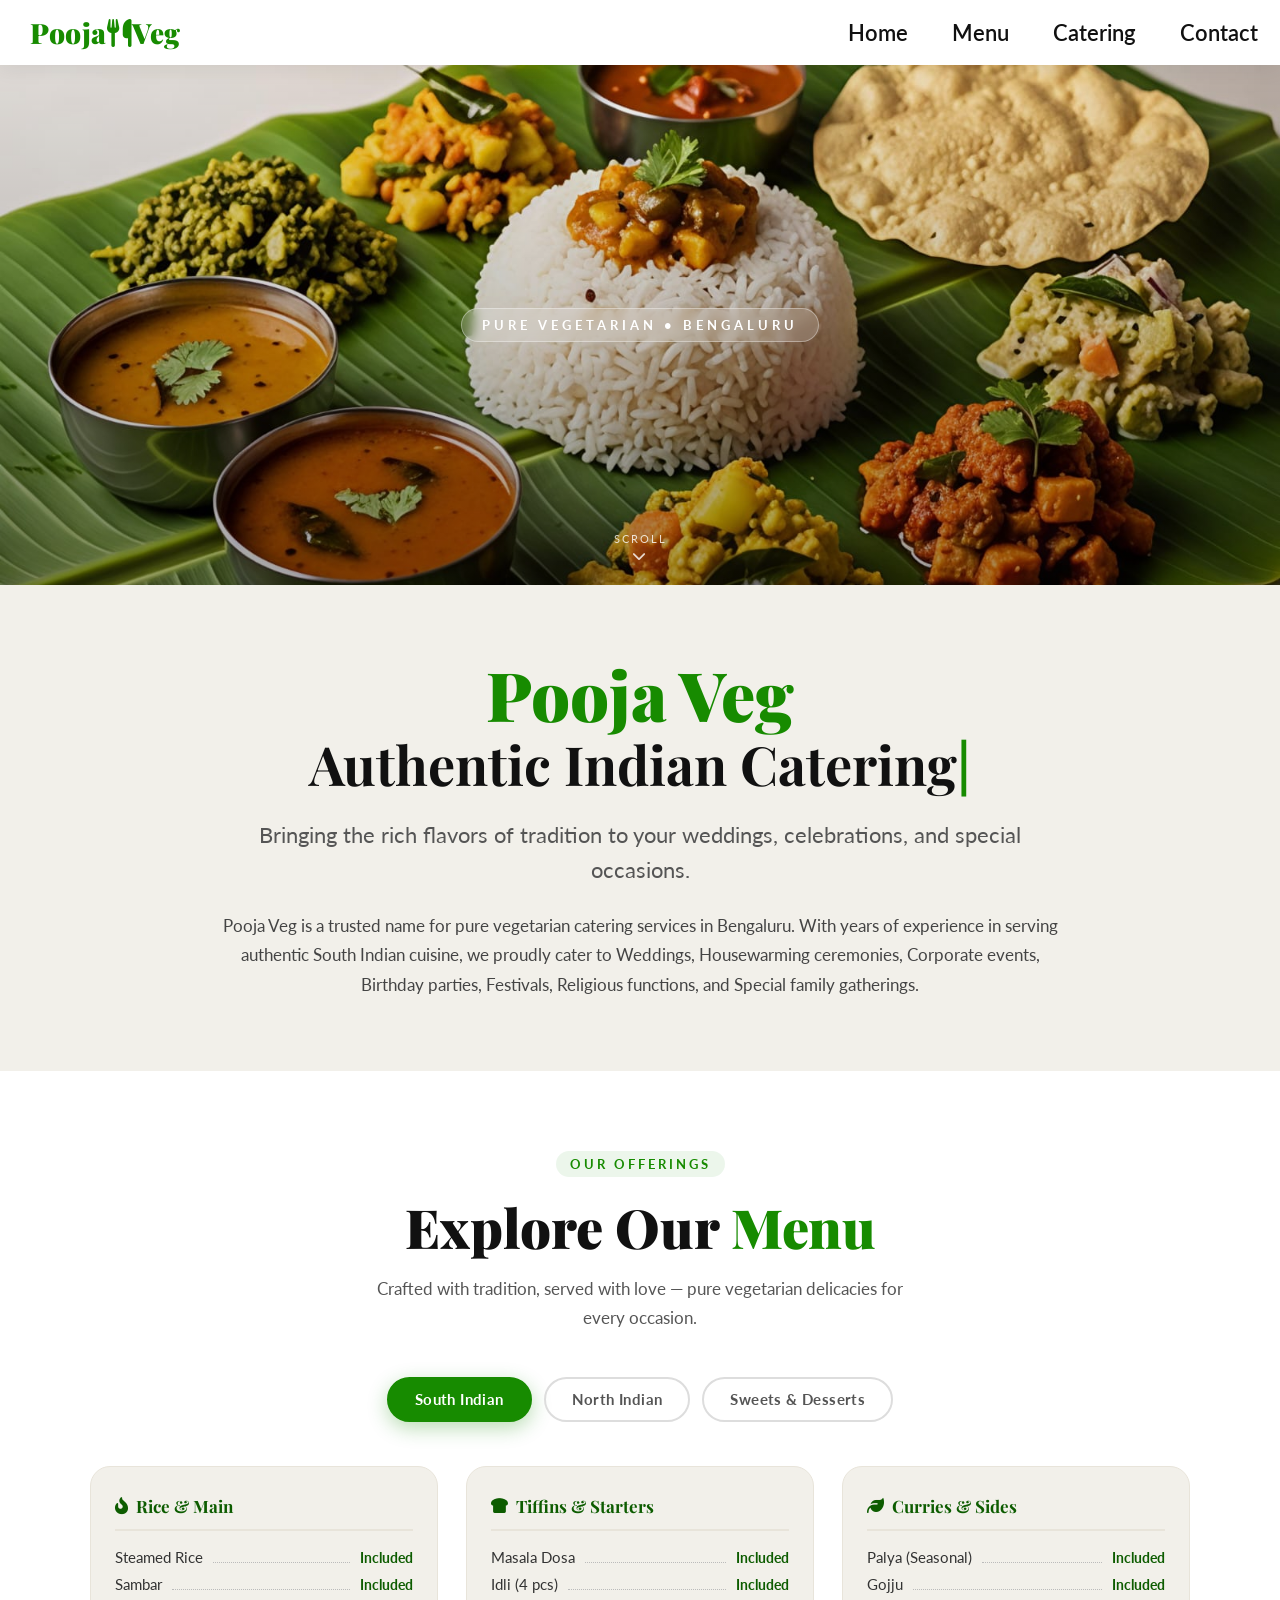
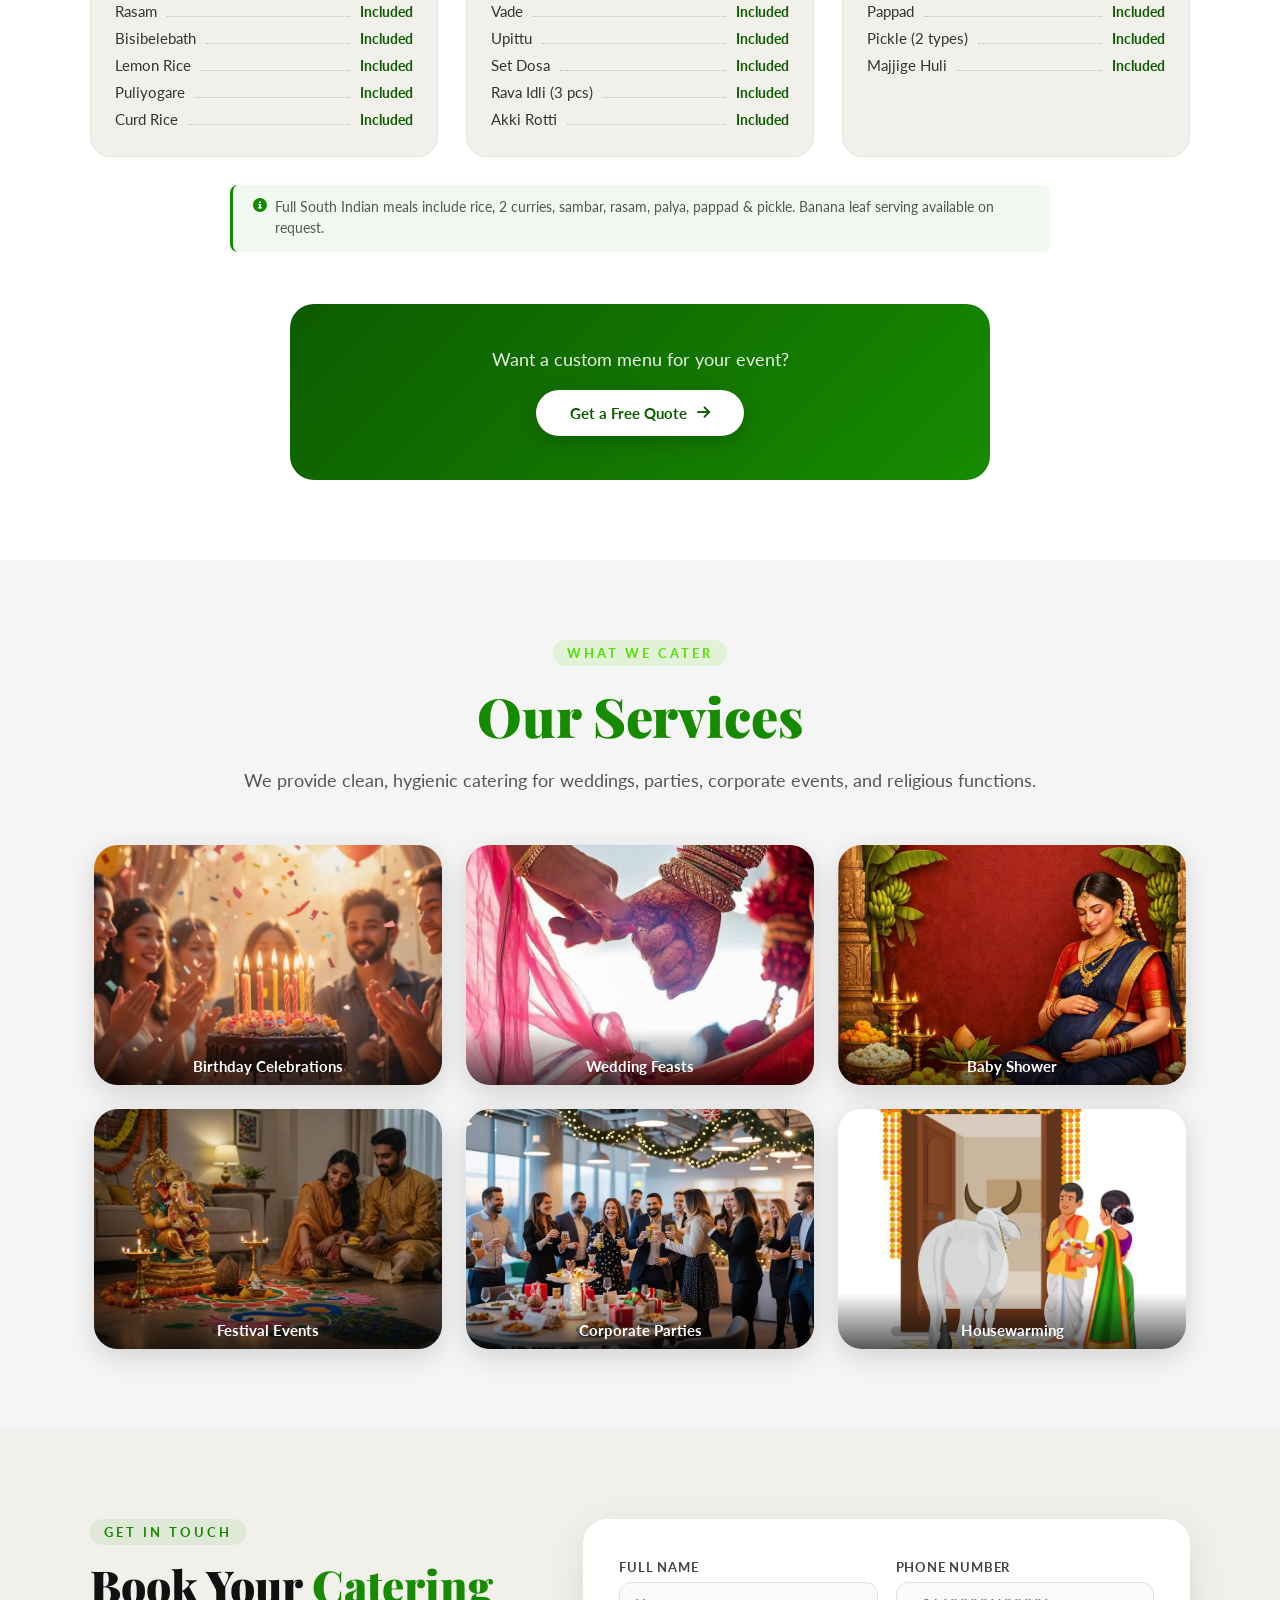
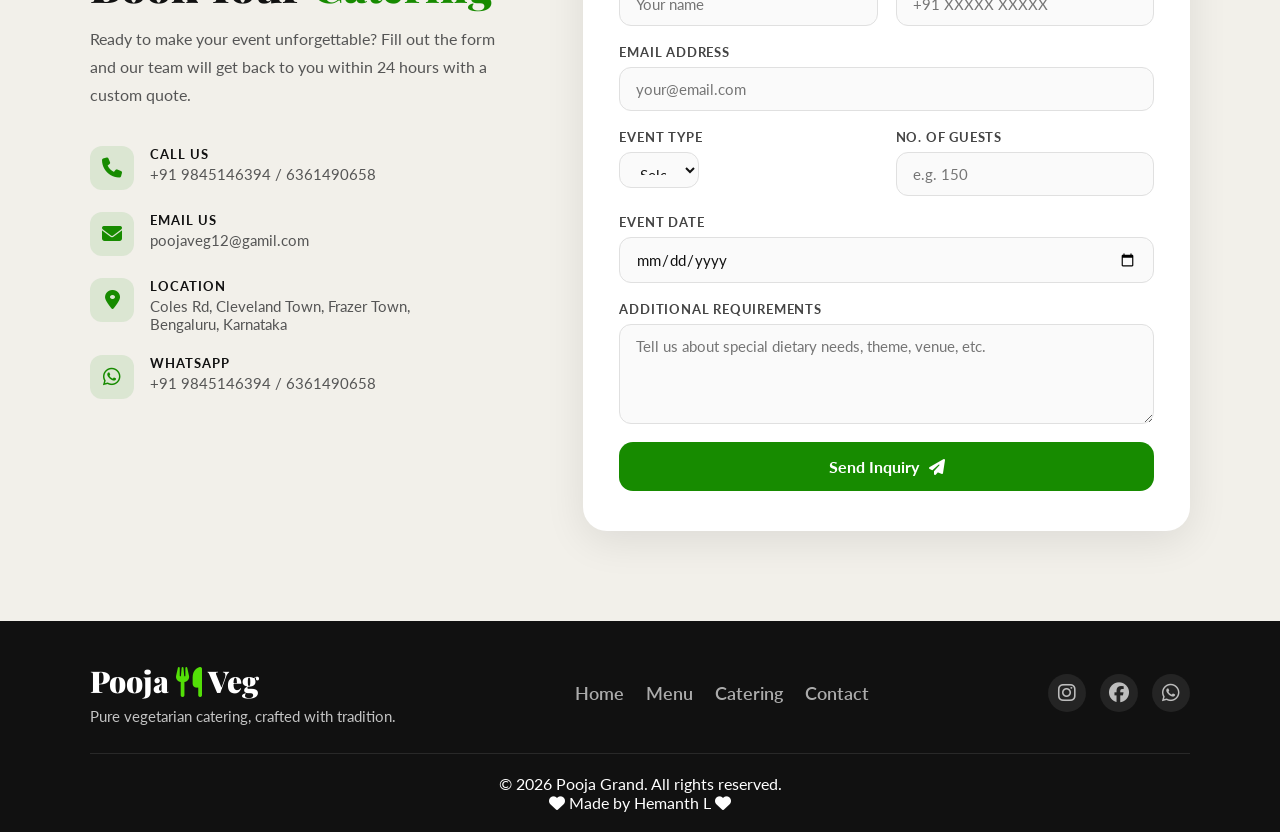
<file: index.html>
<!DOCTYPE html>
<html lang="en">
<head>
    <meta charset="UTF-8">
    <meta name="viewport" content="width=device-width, initial-scale=1.0">
    <link rel="stylesheet" href="style.css">
    <link rel="stylesheet" href="https://cdnjs.cloudflare.com/ajax/libs/font-awesome/6.5.0/css/all.min.css">
    <link href="https://fonts.googleapis.com/css2?family=Playfair+Display:wght@400;700;900&family=Lato:wght@300;400;700&display=swap" rel="stylesheet">
    <title>Pooja Veg Catering | Veg Catering Service in Bangalore </title>
<meta name="description" content="Affordable veg catering service in Bangalore for pooja, weddings and events. Fresh vegetarian food with best quality. Book now on WhatsApp!" />
</head>
<body>

    <!-- NAVBAR -->
    <nav id="navbar">
        <ul class="sidebar" id="sidebar">
            <li class="sidebar-logo"><a href="#home">Pooja <i class="fa-solid fa-utensils"></i> Veg</a></li>
            <li onclick="hideSidebar()" class="close-btn"><a href="#"><i class="fa-solid fa-xmark close-icon"></i></a></li>
            <li><a href="#home" onclick="hideSidebar()">Home</a></li>
            <li><a href="#menu" onclick="hideSidebar()">Menu</a></li>
            <li><a href="#services" onclick="hideSidebar()">Catering</a></li>
            <li><a href="#contact" onclick="hideSidebar()">Contact</a></li>
        </ul>
        <ul class="nav-main">
            <li class="nav-logo"><a href="#home">Pooja <i class="fa-solid fa-utensils"></i> Veg</a></li>
            <li class="hideonMobile"><a href="#home">Home</a></li>
            <li class="hideonMobile"><a href="#menu">Menu</a></li>
            <li class="hideonMobile"><a href="#services">Catering</a></li>
            <li class="hideonMobile"><a href="#contact">Contact</a></li>
            <li class="menu-button" onclick="showsidebar()"><a href="#"><i class="fa-solid fa-bars"></i></a></li>
        </ul>
    </nav>

    <!-- HERO SECTION -->
    <section class="hero" id="home">
        <div class="hero-overlay"></div>
        <div class="hero-content">
            <p class="hero-tag">Pure Vegetarian • Bengaluru</p>
        </div>
        <div class="hero-scroll-hint">
            <span>Scroll</span>
            <i class="fa-solid fa-chevron-down"></i>
        </div>
    </section>

    <!-- INFORMATION SECTION -->
    <section class="catering" id="cateringSection">
        <div class="info">
            <h1>
                <span id="typeLine1"></span><br>
                <span id="typeLine2"></span>
            </h1>
            <h2 id="subheading">Bringing the rich flavors of tradition to your weddings, celebrations, and special occasions.</h2>
            <p id="fadeParagraph">Pooja Veg is a trusted name for pure vegetarian catering services in Bengaluru. With years of experience in serving authentic South Indian cuisine, we proudly cater to Weddings, Housewarming ceremonies, Corporate events, Birthday parties, Festivals, Religious functions, and Special family gatherings.</p>
        </div>
    </section>

    <!-- MENU SECTION -->
    <section class="menu-section" id="menu">
        <div class="menu-header">
            <p class="section-tag">Our Offerings</p>
            <h2 class="menu-title">Explore Our <span>Menu</span></h2>
            <p class="menu-subtitle">Crafted with tradition, served with love — pure vegetarian delicacies for every occasion.</p>
        </div>

        <!-- Tab Buttons -->
        <div class="menu-tabs">
            <button class="tab-btn active" data-tab="south-indian">South Indian</button>
            <button class="tab-btn" data-tab="north-indian">North Indian</button>
            <button class="tab-btn" data-tab="sweets"> Sweets & Desserts</button>
        </div>

        <!-- Tab Contents -->
        <div class="menu-content">

            <!-- South Indian -->
            <div class="tab-pane active" id="south-indian">
                <div class="menu-grid">
                    <div class="menu-category">
                        <h3><i class="fa-solid fa-fire-flame-curved"></i> Rice & Main</h3>
                        <ul>
                            <li><span>Steamed Rice</span><span class="dots"></span><span class="Included">Included</span></li>
                            <li><span>Sambar</span><span class="dots"></span><span class="Included">Included</span></li>
                            <li><span>Rasam</span><span class="dots"></span><span class="Included">Included</span></li>
                            <li><span>Bisibelebath</span><span class="dots"></span><span class="Included">Included</span></li>
                            <li><span>Lemon Rice</span><span class="dots"></span><span class="Included">Included</span></li>
                            <li><span>Puliyogare</span><span class="dots"></span><span class="Included">Included</span></li>
                            <li><span>Curd Rice</span><span class="dots"></span><span class="Included">Included</span></li>
                        </ul>
                    </div>
                    <div class="menu-category">
                        <h3><i class="fa-solid fa-bread-slice"></i> Tiffins & Starters</h3>
                        <ul>
                            <li><span>Masala Dosa</span><span class="dots"></span><span class="Included">Included</span></li>
                            <li><span>Idli (4 pcs)</span><span class="dots"></span><span class="Included">Included</span></li>
                            <li><span>Vade </span><span class="dots"></span><span class="Included">Included</span></li>
                            <li><span>Upittu</span><span class="dots"></span><span class="Included">Included</span></li>
                            <li><span>Set Dosa</span><span class="dots"></span><span class="Included">Included</span></li>
                            <li><span>Rava Idli (3 pcs)</span><span class="dots"></span><span class="Included">Included</span></li>
                            <li><span>Akki Rotti</span><span class="dots"></span><span class="Included">Included</span></li>
                        </ul>
                    </div>
                    <div class="menu-category">
                        <h3><i class="fa-solid fa-leaf"></i> Curries & Sides</h3>
                        <ul>
                            <li><span>Palya (Seasonal)</span><span class="dots"></span><span class="Included">Included</span></li>
                            <li><span>Gojju</span><span class="dots"></span><span class="Included">Included</span></li>
                            <li><span>Pappad</span><span class="dots"></span><span class="Included">Included</span></li>
                            <li><span>Pickle (2 types)</span><span class="dots"></span><span class="Included">Included</span></li>
                            <li><span>Majjige Huli</span><span class="dots"></span><span class="Included">Included</span></li>
                        </ul>
                    </div>
                </div>
                <p class="menu-note"><i class="fa-solid fa-circle-info"></i> Full South Indian meals include rice, 2 curries, sambar, rasam, palya, pappad & pickle. Banana leaf serving available on request.</p>
            </div>

            <!-- North Indian -->
            <div class="tab-pane" id="north-indian">
                <div class="menu-grid">
                    <div class="menu-category">
                        <h3><i class="fa-solid fa-fire-flame-curved"></i> Breads & Main</h3>
                        <ul>
                            <li><span>Butter Naan</span><span class="dots"></span><span class="Included">Included</span></li>
                            <li><span>Tandoori Roti</span><span class="dots"></span><span class="Included">Included</span></li>
                            <li><span>SParatha</span><span class="dots"></span><span class="Included">Included</span></li>
                            <li><span>Puri (4 pcs)</span><span class="dots"></span><span class="Included">Included</span></li>
                            <li><span>Jeera Rice</span><span class="dots"></span><span class="Included">Included</span></li>
                            <li><span>Vegetable Biryani</span><span class="dots"></span><span class="Included">Included</span></li>
                        </ul>
                    </div>
                    <div class="menu-category">
                        <h3><i class="fa-solid fa-bowl-food"></i> Gravies & Curries</h3>
                        <ul>
                            <li><span>Paneer Butter Masala</span><span class="dots"></span><span class="Included">Included</span></li>
                            <li><span>Dal Makhani</span><span class="dots"></span><span class="Included">Included</span></li>
                            <li><span>Chana Masala</span><span class="dots"></span><span class="Included">Included</span></li>
                            <li><span>Palak Paneer</span><span class="dots"></span><span class="Included">Included</span></li>
                            <li><span>Aloo Gobi</span><span class="dots"></span><span class="Included">Included</span></li>
                            <li><span>Mixed Veg Curry</span><span class="dots"></span><span class="Included">Included</span></li>
                            <li><span>Rajma Masala</span><span class="dots"></span><span class="Included">Included</span></li>
                        </ul>
                    </div>
                    <div class="menu-category">
                        <h3><i class="fa-solid fa-pepper-hot"></i> Starters & Chaat</h3>
                        <ul>
                            <li><span>Paneer Tikka</span><span class="dots"></span><span class="Included">Included</span></li>
                            <li><span>Veg Seekh Kebab</span><span class="dots"></span><span class="Included">Included</span></li>
                            <li><span>Samosa (2 pcs)</span><span class="dots"></span><span class="Included">Included</span></li>
                            <li><span>Pani Puri</span><span class="dots"></span><span class="Included">Included</span></li>
                            <li><span>Bhel Puri</span><span class="dots"></span><span class="Included">Included</span></li>
                            <li><span>Dahi Vada</span><span class="dots"></span><span class="Included">Included</span></li>
                        </ul>
                    </div>
                </div>
                <p class="menu-note"><i class="fa-solid fa-circle-info"></i> Custom thali packages available for large events. Minimum order of 50 plates required for North Indian buffet setup.</p>
            </div>

            <!-- Sweets -->
            <div class="tab-pane" id="sweets">
                <div class="menu-grid">
                    <div class="menu-category">
                        <h3><i class="fa-solid fa-cake-candles"></i> Traditional Sweets</h3>
                        <ul>
                            <li><span>Holige(Obbatu)</span><span class="dots"></span><span class="Included">Included</span></li>
                            <li><span>Mysore Pak</span><span class="dots"></span><span class="Included">Included</span></li>
                            <li><span>Besan Ladoo</span><span class="dots"></span><span class="Included">Included</span></li>
                            <li><span>Motichoor Ladoo</span><span class="dots"></span><span class="Included">Included</span></li>
                            <li><span>Halwa (Suji/Carrot)</span><span class="dots"></span><span class="Included">Included</span></li>
                            <li><span>Jamoon (2 pcs)</span><span class="dots"></span><span class="Included">Included</span></li>
                        </ul>
                    </div>
                    <div class="menu-category">
                        <h3><i class="fa-solid fa-ice-cream"></i> Payasam & Kheer</h3>
                        <ul>
                            <li><span>Payasa(All Types)</span><span class="dots"></span><span class="Included">Included</span></li>
                            <li><span>Kheer(All Types)</span><span class="dots"></span><span class="Included">Included</span></li>
                            <li><span>Pongal</span><span class="dots"></span><span class="Included">Included</span></li>
                            <li><span>Halwa (Suji/Carrot)</span><span class="dots"></span><span class="Included">Included</span></li>
                            <li><span>Fruit Custard</span><span class="dots"></span><span class="Included">Included</span></li>
                        </ul>
                    </div>
                </div>
                <p class="menu-note"><i class="fa-solid fa-circle-info"></i> All sweets are prepared fresh with pure ghee. Bulk orders for weddings and festivals available at discounted rates.</p>
            </div>
        </div>

        <!-- CUSTEM  -->
        <div class="menu-cta">
            <p>Want a custom menu for your event?</p>
            <a href="#contact" class="cta-btn">Get a Free Quote <i class="fa-solid fa-arrow-right"></i></a>
        </div>
    </section>

    <!-- SERVICES / CATERING SECTION -->
    <section class="services" id="services">
        <p class="section-tag light">What We Cater</p>
        <h2 id="servicehead">Our Services</h2>
        <p class="subtitle">We provide clean, hygienic catering for weddings, parties, corporate events, and religious functions.</p>
        <div class="services-row">
            <div class="service-card" data-label="Birthday Celebrations">
                <img src="birthday.jpg" alt="Birthday Catering">
                <div class="card-label">Birthday Celebrations</div>
            </div>
            <div class="service-card" data-label="Wedding Feasts">
                <img src="wedding.jpg" alt="Wedding Catering">
                <div class="card-label">Wedding Feasts</div>
            </div>
            <div class="service-card" data-label="Baby Shower">
                <img src="babyshower2.jpg" alt="Baby Shower">
                <div class="card-label">Baby Shower</div>
            </div>
            <div class="service-card" data-label="Festival Events">
                <img src="festival.jpg" alt="Festivals">
                <div class="card-label">Festival Events</div>
            </div>
            <div class="service-card" data-label="Corporate Parties">
                <img src="office.jpg" alt="Office Parties">
                <div class="card-label">Corporate Parties</div>
            </div>
            <div class="service-card" data-label="Housewarming">
                <img src="housewarming1.jpg" alt="Housewarming Catering">
                <div class="card-label">Housewarming</div>
            </div>
        </div>
    </section>

    <!-- CONTACT SECTION -->
    <section class="contact-section" id="contact">
        <div class="contact-inner">
            <div class="contact-left">
                <p class="section-tag">Get In Touch</p>
                <h2>Book Your <span>Catering</span></h2>
                <p class="contact-desc">Ready to make your event unforgettable? Fill out the form and our team will get back to you within 24 hours with a custom quote.</p>
                <div class="contact-details">
                    <div class="contact-item">
                        <i class="fa-solid fa-phone"></i>
                        <div>
                            <strong>Call Us</strong>
                            <span>+91 9845146394 / 6361490658</span>
                        </div>
                    </div>
                    <div class="contact-item">
                        <i class="fa-solid fa-envelope"></i>
                        <div>
                            <strong>Email Us</strong>
                            <span>poojaveg12@gamil.com</span>
                        </div>
                    </div>
                    <div class="contact-item">
                        <i class="fa-solid fa-location-dot"></i>
                        <div>
                            <strong>Location</strong>
                            <span>Coles Rd, Cleveland Town, Frazer Town,<br>Bengaluru, Karnataka</span>
                        </div>
                    </div>
                    <div class="contact-item">
                        <i class="fa-brands fa-whatsapp"></i>
                        <div>
                            <strong>WhatsApp</strong>
                            <span>+91 9845146394 / 6361490658</span>
                        </div>
                    </div>
                </div>
            </div>
            <div class="contact-right">
                <form class="contact-form" onsubmit="handleFormSubmit(event)">
                    <div class="form-row">
                        <div class="form-group">
                            <label for="name">Full Name</label>
                            <input type="text" id="name" placeholder="Your name" required>
                        </div>
                        <div class="form-group">
                            <label for="phone">Phone Number</label>
                            <input type="tel" id="phone" placeholder="+91 XXXXX XXXXX" required>
                        </div>
                    </div>
                    <div class="form-group">
                        <label for="email">Email Address</label>
                        <input type="email" id="email" placeholder="your@email.com">
                    </div>
                    <div class="form-row">
                        <div class="form-group">
                            <label for="event">Event Type</label>
                            <select id="event" required>
                                <option value="" disabled selected>Select event</option>
                                <option>Wedding</option>
                                <option>Birthday</option>
                                <option>Housewarming</option>
                                <option>Baby Shower</option>
                                <option>Corporate Event</option>
                                <option>Festival</option>
                                <option>Other</option>
                            </select>
                        </div>
                        <div class="form-group">
                            <label for="guests">No. of Guests</label>
                            <input type="number" id="guests" placeholder="e.g. 150" min="10" required>
                        </div>
                    </div>
                    <div class="form-group">
                        <label for="date">Event Date</label>
                        <input type="date" id="date" required>
                    </div>
                    <div class="form-group">
                        <label for="message">Additional Requirements</label>
                        <textarea id="message" rows="4" placeholder="Tell us about special dietary needs, theme, venue, etc."></textarea>
                    </div>
                    <button type="submit" class="submit-btn">
                        Send Inquiry <i class="fa-solid fa-paper-plane"></i>
                    </button>
                    <p class="form-success" id="formSuccess">
                        <i class="fa-solid fa-circle-check"></i> Thank you! We'll contact you shortly.
                    </p>
                </form>
            </div>
        </div>
    </section>

    <!-- FOOTER -->
    <footer class="footer">
        <div class="footer-inner">
            <div class="footer-brand">
                <span id="name1">Pooja <i class="fa-solid fa-utensils"></i> Veg</span>
                <p>Pure vegetarian catering, crafted with tradition.</p>
            </div>
            <div class="footer-links">
                <a href="#home">Home</a>
                <a href="#menu">Menu</a>
                <a href="#services">Catering</a>
                <a href="#contact">Contact</a>
            </div>
            <div class="footer-social">
                <a href="#"><i class="fa-brands fa-instagram"></i></a>
                <a href="#"><i class="fa-brands fa-facebook"></i></a>
                <a href="#"><i class="fa-brands fa-whatsapp"></i></a>
            </div>
        </div>
        <p class="footer-copy">© 2026 Pooja Grand. All rights reserved.<br><i class="fa-solid fa-heart"></i> Made by Hemanth L <i class="fa-solid fa-heart"></i></p>
    </footer>

    <script src="script.js"></script>
</body>
</html>
</file>
<file: style.css>
@import url('https://fonts.googleapis.com/css2?family=Playfair+Display:wght@400;700;900&family=Lato:wght@300;400;700&display=swap');

*, *::before, *::after {
    margin: 0;
    padding: 0;
    box-sizing: border-box;
}

:root {
    --green:      #178b00;
    --green-light:#53df07;
    --green-dark: #0d5c00;
    --cream:      #f2f0ea;
    --cream-dark: #e8e4da;
    --white:      #ffffff;
    --black:      #111111;
    --grey:       #555555;
    --shadow:     0 8px 30px rgba(0,0,0,0.12);
    --radius:     20px;
}

html {
    scroll-behavior: smooth;
}

body {
    font-family: 'Lato', sans-serif;
    min-height: 100vh;
    background: var(--white);
    color: var(--black);
    overflow-x: hidden;
}

/* ---------- COMMON ---------- */
.section-tag {
    display: inline-block;
    font-size: 13px;
    font-weight: 700;
    letter-spacing: 3px;
    text-transform: uppercase;
    color: var(--green);
    background: rgba(23,139,0,0.08);
    padding: 5px 14px;
    border-radius: 50px;
    margin-bottom: 14px;
}

.section-tag.light {
    color: var(--green-light);
    background: rgba(83,223,7,0.12);
}
/*---------NAVBAR---------*/
nav {
    position: sticky;
    top: 0;
    z-index: 900;
    background: rgba(255,255,255,0.92);
    backdrop-filter: blur(14px);
    -webkit-backdrop-filter: blur(14px);
    box-shadow: 0 2px 20px rgba(0,0,0,0.08);
    transition: background 0.3s;
}

nav.scrolled {
    background: rgba(255,255,255,0.98);
    box-shadow: 0 4px 28px rgba(0,0,0,0.13);
}

.nav-main {
    list-style: none;
    display: flex;
    align-items: center;
    justify-content: flex-end;
    width: 100%;
    height: 65px;
    font-size:22px;
    font-weight: 600;
}

.nav-main li {
    height: 100%;
}

.nav-main a {
    height: 100%;
    padding: 0 22px;
    text-decoration: none;
    display: flex;
    align-items: center;
    color: var(--black);
    position: relative;
    transition: color 0.25s;
}

.nav-main a::after {
    content: '';
    position: absolute;
    bottom: 0;
    left: 50%;
    transform: translateX(-50%);
    width: 0;
    height: 3px;
    background: var(--green);
    border-radius: 3px 3px 0 0;
    transition: width 0.3s ease;
}

.nav-main a:hover { color: var(--green); }
.nav-main a:hover::after { width: 60%; }

.nav-logo {
    margin-right: auto;
}

.nav-logo a {
    font-family: 'Playfair Display', serif;
    font-size:28px;
    font-weight: 900;
    color: var(--green-dark);
    letter-spacing: 0.5px;
    padding: 0 30px;
}

.nav-logo a::after { display: none; }
.nav-logo a:hover { color: var(--green); }

select {
    width: 80px;
    height: 36px;
    padding: 4px 8px;
    font-size: 13px;
    border-radius: 8px;
    border: 1.5px solid #ccc;
    cursor: pointer;
    background: #fff;
    font-family: 'Lato', sans-serif;
    transition: border-color 0.2s;
}

select:hover, select:focus { border-color: var(--green); outline: none; }

/* --- SLIDING --- */
.close-icon { font-size: 22px; }

.sidebar {
    position: fixed;
    top: 0; right: 0;
    height: 100vh;
    width: 260px;
    z-index: 999;
    background: rgba(255,255,255,0.97);
    backdrop-filter: blur(20px);
    box-shadow: -12px 0 30px rgba(0,0,0,0.15);
    display: none;
    flex-direction: column;
    align-items: flex-start;
    justify-content: flex-start;
    padding-top: 10px;
    list-style: none;
}

.sidebar li { width: 100%; border-bottom: 1px solid rgba(0,0,0,0.05); }

.sidebar a {
    display: flex;
    align-items: center;
    padding: 16px 28px;
    text-decoration: none;
    color: var(--black);
    font-size: 16px;
    font-weight: 600;
    transition: background 0.2s, color 0.2s;
    width: 100%;
}

.sidebar a:hover { background: rgba(23,139,0,0.06); color: var(--green); }

.sidebar-logo a {
    font-family: 'Playfair Display', serif;
    font-size: 22px;
    font-weight: 900;
    color: var(--green-dark);
}

.close-btn { margin-left: auto; }

.menu-button { display: none; }

@media (max-width: 800px) {
    .hideonMobile { display: none; }
    .menu-button { display: flex; }
}

@media (max-width: 400px) { .sidebar { width: 100%; } }

/*----------HERO SECTION-------------*/
.hero {
    position: relative;
    height: 68vh;
    min-height: 280px;
    max-height: 520px;
    background: url("Hero_img.jpeg") no-repeat center center / cover;
    display: flex;
    align-items: center;
    justify-content: center;
    overflow: hidden;
}

.hero-overlay {
    position: absolute;
    inset: 0;
    background: linear-gradient(
        to bottom,
        rgba(0,0,0,0.05) 0%,
        rgba(0,0,0,0.35) 100%
    );
}

.hero-content {
    position: relative;
    z-index: 2;
    text-align: center;
    color: white;
}

.hero-tag {
    font-size: 13px;
    font-weight: 700;
    letter-spacing: 4px;
    text-transform: uppercase;
    background: rgba(255,255,255,0.18);
    backdrop-filter: blur(6px);
    border: 1px solid rgba(255,255,255,0.35);
    padding: 8px 20px;
    border-radius: 50px;
    color: white;
    animation: fadeInDown 1s ease 0.4s both;
}

.hero-scroll-hint {
    position: absolute;
    bottom: 22px;
    left: 50%;
    transform: translateX(-50%);
    z-index: 2;
    display: flex;
    flex-direction: column;
    align-items: center;
    gap: 4px;
    color: rgba(255,255,255,0.8);
    font-size: 11px;
    letter-spacing: 2px;
    text-transform: uppercase;
    animation: bounce 2s ease infinite;
}

.hero-scroll-hint i { font-size: 14px; }

@keyframes bounce {
    0%, 100% { transform: translateX(-50%) translateY(0); }
    50% { transform: translateX(-50%) translateY(6px); }
}

@keyframes fadeInDown {
    from { opacity: 0; transform: translateY(-20px); }
    to   { opacity: 1; transform: translateY(0); }
}

@media (max-width: 600px) {
    .hero { height: 45vh; background-position: center top; }
}
@media (min-width: 601px) and (max-width: 1024px) {
    .hero { height: 60vh; }
}
@media (min-width: 1400px) {
    .hero { height: 75vh; }
}

/* ============================================================
   INFORMATION SECTION
   ============================================================ */
.catering {
    width: 100%;
    padding: 70px 20px;
    background-color: var(--cream);
    display: flex;
    justify-content: center;
    opacity: 0;
    transform: translateY(40px);
    transition: all 1.2s ease;
}

.catering.show-section {
    opacity: 1;
    transform: translateY(0);
}

.info {
    max-width: 860px;
    text-align: center;
}

.info h1 {
    font-family: 'Playfair Display', serif;
    line-height: 1.15;
    margin-bottom: 22px;
}

.info h2 {
    font-size: clamp(16px, 2.8vw, 22px);
    font-weight: 400;
    color: var(--grey);
    margin-bottom: 24px;
    line-height: 1.6;
}

.info p {
    font-size: clamp(14px, 2.2vw, 16.5px);
    line-height: 1.8;
    color: #444;
}

#fadeParagraph {
    opacity: 0;
    transform: translateY(20px);
    transition: all 1s ease;
    font-size: clamp(14px, 2.2vw, 16.5px);
}

#fadeParagraph.show {
    opacity: 1;
    transform: translateY(0);
}

#typeLine1 {
    font-size: clamp(30px, 7vw, 68px);
    color: var(--green);
    font-weight: 900;
    font-family: 'Playfair Display', serif;
}

#typeLine2 {
    font-size: clamp(26px, 5.5vw, 54px);
    font-weight: 700;
    font-family: 'Playfair Display', serif;
    color: var(--black);
}

#typeLine2::after {
    content: "|";
    animation: blink 1s infinite;
    color: var(--green);
}

@keyframes blink {
    0%, 100% { opacity: 1; }
    50% { opacity: 0; }
}
/*---------------MENU SECTION------------*/
.menu-section {
    background: var(--white);
    padding: 80px 40px;
}

.menu-header {
    text-align: center;
    margin-bottom: 44px;
}

.menu-title {
    font-family: 'Playfair Display', serif;
    font-size: clamp(32px, 5vw, 54px);
    font-weight: 900;
    margin-bottom: 12px;
    color: var(--black);
}

.menu-title span { color: var(--green); }

.menu-subtitle {
    color: var(--grey);
    font-size: clamp(14px, 2vw, 17px);
    max-width: 540px;
    margin: 0 auto;
    line-height: 1.7;
}

/* --- Tabs --- */
.menu-tabs {
    display: flex;
    flex-wrap: wrap;
    justify-content: center;
    gap: 12px;
    margin-bottom: 44px;
}

.tab-btn {
    display: flex;
    align-items: center;
    gap: 8px;
    padding: 12px 26px;
    border: 2px solid #ddd;
    border-radius: 50px;
    background: transparent;
    font-family: 'Lato', sans-serif;
    font-size: 14.5px;
    font-weight: 700;
    cursor: pointer;
    color: var(--grey);
    transition: all 0.28s ease;
    letter-spacing: 0.4px;
}

.tab-btn:hover {
    border-color: var(--green);
    color: var(--green);
    background: rgba(23,139,0,0.05);
}

.tab-btn.active {
    background: var(--green);
    border-color: var(--green);
    color: white;
    box-shadow: 0 6px 20px rgba(23,139,0,0.3);
}
.tab-pane {
    display: none;
    animation: fadeUp 0.4s ease both;
}

.tab-pane.active { display: block; }

@keyframes fadeUp {
    from { opacity: 0; transform: translateY(16px); }
    to   { opacity: 1; transform: translateY(0); }
}
.menu-grid {
    display: grid;
    grid-template-columns: repeat(3, 1fr);
    gap: 28px;
    max-width: 1100px;
    margin: 0 auto 28px;
}

@media (max-width: 900px) { .menu-grid { grid-template-columns: 1fr 1fr; } }
@media (max-width: 580px) { .menu-grid { grid-template-columns: 1fr; } }

.menu-category {
    background: var(--cream);
    border-radius: var(--radius);
    padding: 28px 24px;
    border: 1px solid var(--cream-dark);
    transition: box-shadow 0.3s;
}

.menu-category:hover {
    box-shadow: 0 10px 32px rgba(0,0,0,0.09);
}

.menu-category h3 {
    font-family: 'Playfair Display', serif;
    font-size: 17px;
    font-weight: 700;
    color: var(--green-dark);
    margin-bottom: 18px;
    display: flex;
    align-items: center;
    gap: 8px;
    padding-bottom: 12px;
    border-bottom: 2px solid var(--cream-dark);
}

.menu-category ul {
    list-style: none;
    display: flex;
    flex-direction: column;
    gap: 10px;
}

.menu-category ul li {
    display: flex;
    align-items: baseline;
    font-size: 14.5px;
    color: #333;
    gap: 4px;
}

.dots {
    flex: 1;
    border-bottom: 1.5px dotted #bbb;
    margin: 0 6px 3px;
}

.Included {
    font-weight: 700;
    color: var(--green-dark);
    white-space: nowrap;
    font-size: 13.5px;
}

.menu-note {
    max-width: 820px;
    margin: 0 auto;
    text-align: center;
    font-size: 13.5px;
    color: var(--grey);
    background: rgba(23,139,0,0.06);
    border-left: 3px solid var(--green);
    padding: 12px 20px;
    border-radius: 8px;
    display: flex;
    align-items: flex-start;
    gap: 8px;
    line-height: 1.6;
    text-align: left;
}

.menu-note i { color: var(--green); margin-top: 2px; flex-shrink: 0; }

.menu-cta {
    text-align: center;
    margin-top: 52px;
    padding: 44px 30px;
    background: linear-gradient(135deg, var(--green-dark), var(--green));
    border-radius: 24px;
    max-width: 700px;
    margin-left: auto;
    margin-right: auto;
}

.menu-cta p {
    color: rgba(255,255,255,0.9);
    font-size: 18px;
    margin-bottom: 20px;
    font-weight: 400;
}

.cta-btn {
    display: inline-flex;
    align-items: center;
    gap: 10px;
    padding: 14px 34px;
    background: white;
    color: var(--green-dark);
    text-decoration: none;
    border-radius: 50px;
    font-weight: 700;
    font-size: 15px;
    transition: all 0.28s ease;
    box-shadow: 0 6px 20px rgba(0,0,0,0.18);
}

.cta-btn:hover {
    background: var(--cream);
    transform: translateY(-2px);
    box-shadow: 0 10px 28px rgba(0,0,0,0.22);
}

@media (max-width: 600px) { .menu-section { padding: 60px 18px; } }

/*-----SERVICES------------------------*/
.services {
    padding: 80px 60px;
    text-align: center;
    background-color: #f5f5f5;
}

#servicehead {
    font-family: 'Playfair Display', serif;
    font-size: clamp(36px, 5vw, 54px);
    color: var(--green);
    font-weight: 900;
    margin-bottom: 14px;
}

.subtitle {
    color: var(--grey);
    margin-bottom: 50px;
    font-size: clamp(15px, 2.5vw, 18px);
    line-height: 1.65;
}

.services-row {
    display: flex;
    justify-content: center;
    flex-wrap: wrap;
    gap: 24px;
}

.service-card {
    width: 30%;
    min-width: 260px;
    position: relative;
    overflow: hidden;
    border-radius: 24px;
    background: #fff;
    box-shadow: 0 8px 28px rgba(0,0,0,0.14);
    transition: transform 0.32s ease, box-shadow 0.32s ease;
    cursor: pointer;
}

.service-card img {
    width: 100%;
    height: 240px;
    object-fit: cover;
    display: block;
    transition: transform 0.45s ease;
}

.card-label {
    position: absolute;
    bottom: 0;
    left: 0;
    right: 0;
    background: linear-gradient(to top, rgba(0,0,0,0.7) 0%, transparent 100%);
    color: white;
    font-size: 15px;
    font-weight: 700;
    padding: 28px 18px 14px;
    transform: translateY(4px);
    transition: transform 0.3s ease;
}

.service-card:hover {
    transform: translateY(-6px);
    box-shadow: 0 20px 40px rgba(0,0,0,0.2);
}

.service-card:hover img {
    transform: scale(1.06);
}

.service-card:hover .card-label {
    transform: translateY(0);
}

@media (max-width: 992px) { .service-card { width: 44%; } }
@media (max-width: 600px) {
    .services { padding: 60px 18px; }
    .service-card { width: 100%; min-width: unset; }
}

/*--------------------CONTACT---------------------*/
.contact-section {
    background: var(--cream);
    padding: 90px 40px;
}

.contact-inner {
    max-width: 1100px;
    margin: 0 auto;
    display: grid;
    grid-template-columns: 1fr 1.4fr;
    gap: 60px;
    align-items: start;
}

@media (max-width: 900px) {
    .contact-inner { grid-template-columns: 1fr; gap: 48px; }
}

/* Left */
.contact-left h2 {
    font-family: 'Playfair Display', serif;
    font-size: clamp(28px, 4vw, 44px);
    font-weight: 900;
    margin-bottom: 14px;
    line-height: 1.2;
}

.contact-left h2 span { color: var(--green); }

.contact-desc {
    font-size: 15.5px;
    color: var(--grey);
    line-height: 1.8;
    margin-bottom: 36px;
}

.contact-details {
    display: flex;
    flex-direction: column;
    gap: 22px;
}

.contact-item {
    display: flex;
    align-items: flex-start;
    gap: 16px;
}

.contact-item i {
    font-size: 20px;
    color: var(--green);
    width: 44px;
    height: 44px;
    background: rgba(23,139,0,0.1);
    border-radius: 12px;
    display: flex;
    align-items: center;
    justify-content: center;
    flex-shrink: 0;
}

.contact-item div {
    display: flex;
    flex-direction: column;
    gap: 3px;
}

.contact-item strong {
    font-size: 13px;
    font-weight: 700;
    text-transform: uppercase;
    letter-spacing: 1px;
    color: var(--black);
}

.contact-item span {
    font-size: 15px;
    color: var(--grey);
}
.contact-form {
    background: white;
    padding: 40px 36px;
    border-radius: 24px;
    box-shadow: 0 10px 40px rgba(0,0,0,0.09);
}

.form-row {
    display: grid;
    grid-template-columns: 1fr 1fr;
    gap: 18px;
}

@media (max-width: 500px) { .form-row { grid-template-columns: 1fr; } }

.form-group {
    display: flex;
    flex-direction: column;
    gap: 7px;
    margin-bottom: 18px;
}

.form-group label {
    font-size: 13px;
    font-weight: 700;
    text-transform: uppercase;
    letter-spacing: 0.8px;
    color: #444;
}

.form-group input,
.form-group select,
.form-group textarea {
    padding: 12px 16px;
    border: 1.8px solid #e0e0e0;
    border-radius: 12px;
    font-family: 'Lato', sans-serif;
    font-size: 15px;
    color: var(--black);
    background: #fafafa;
    transition: border-color 0.25s, box-shadow 0.25s;
    outline: none;
}

.form-group input:focus,
.form-group select:focus,
.form-group textarea:focus {
    border-color: var(--green);
    box-shadow: 0 0 0 3px rgba(23,139,0,0.1);
    background: white;
}

.form-group textarea { resize: vertical; min-height: 100px; }

.submit-btn {
    width: 100%;
    padding: 15px 30px;
    background: var(--green);
    color: white;
    border: none;
    border-radius: 14px;
    font-family: 'Lato', sans-serif;
    font-size: 16px;
    font-weight: 700;
    cursor: pointer;
    display: flex;
    align-items: center;
    justify-content: center;
    gap: 10px;
    transition: background 0.28s, transform 0.22s, box-shadow 0.28s;
    margin-top: 8px;
}

.submit-btn:hover {
    background: var(--green-dark);
    transform: translateY(-2px);
    box-shadow: 0 8px 24px rgba(23,139,0,0.35);
}

.form-success {
    display: none;
    margin-top: 16px;
    padding: 14px 18px;
    background: rgba(23,139,0,0.08);
    border: 1.5px solid rgba(23,139,0,0.2);
    border-radius: 12px;
    color: var(--green-dark);
    font-weight: 700;
    font-size: 14.5px;
    align-items: center;
    gap: 9px;
}

.form-success.show {
    display: flex;
}

@media (max-width: 600px) {
    .contact-section { padding: 60px 18px; }
    .contact-form { padding: 28px 20px; }
}
/*------------------------FOOTER---------------------*/
.footer {
    background: var(--black);
    color: rgba(255,255,255,0.75);
    padding: 40px 40px 20px;
}

.footer-inner {
    max-width: 1100px;
    margin: 0 auto;
    display: flex;
    flex-wrap: wrap;
    align-items: center;
    justify-content: space-between;
    gap: 24px;
    padding-bottom: 28px;
    border-bottom: 1px solid rgba(255,255,255,0.1);
    margin-bottom: 20px;
}

.footer-brand span {
    font-family: 'Playfair Display', serif;
    font-size: 22px;
    font-weight: 900;
    color: white;
    display: block;
    margin-bottom: 6px;
}

.footer-brand span i { color: var(--green-light); }
#name1{font-size:30px;}
.footer-brand p { font-size:15px; }
.footer-links {
    display: flex;
    gap: 22px;
    flex-wrap: wrap;
}

.footer-links a {
    text-decoration: none;
    color: rgba(255,255,255,0.65);
    font-size:18px;
    font-weight: 600;
    transition: color 0.22s;
}

.footer-links a:hover { color: var(--green-light); }

.footer-social {
    display: flex;
    gap: 14px;
}

.footer-social a {
    width: 38px;
    height: 38px;
    background: rgba(255,255,255,0.08);
    border-radius: 50%;
    display: flex;
    align-items: center;
    justify-content: center;
    color: rgba(255,255,255,0.7);
    text-decoration: none;
    font-size:20px;
    transition: background 0.25s, color 0.25s;
}

.footer-social a:hover {
    background: var(--green);
    color: white;
}

.footer-copy {
    text-align: center;
    font-size:16px;
    color: white;

}

@media (max-width: 600px) {
    .footer { padding: 36px 20px 18px; }
    .footer-inner { flex-direction: column; align-items:center; }
}
</file>
